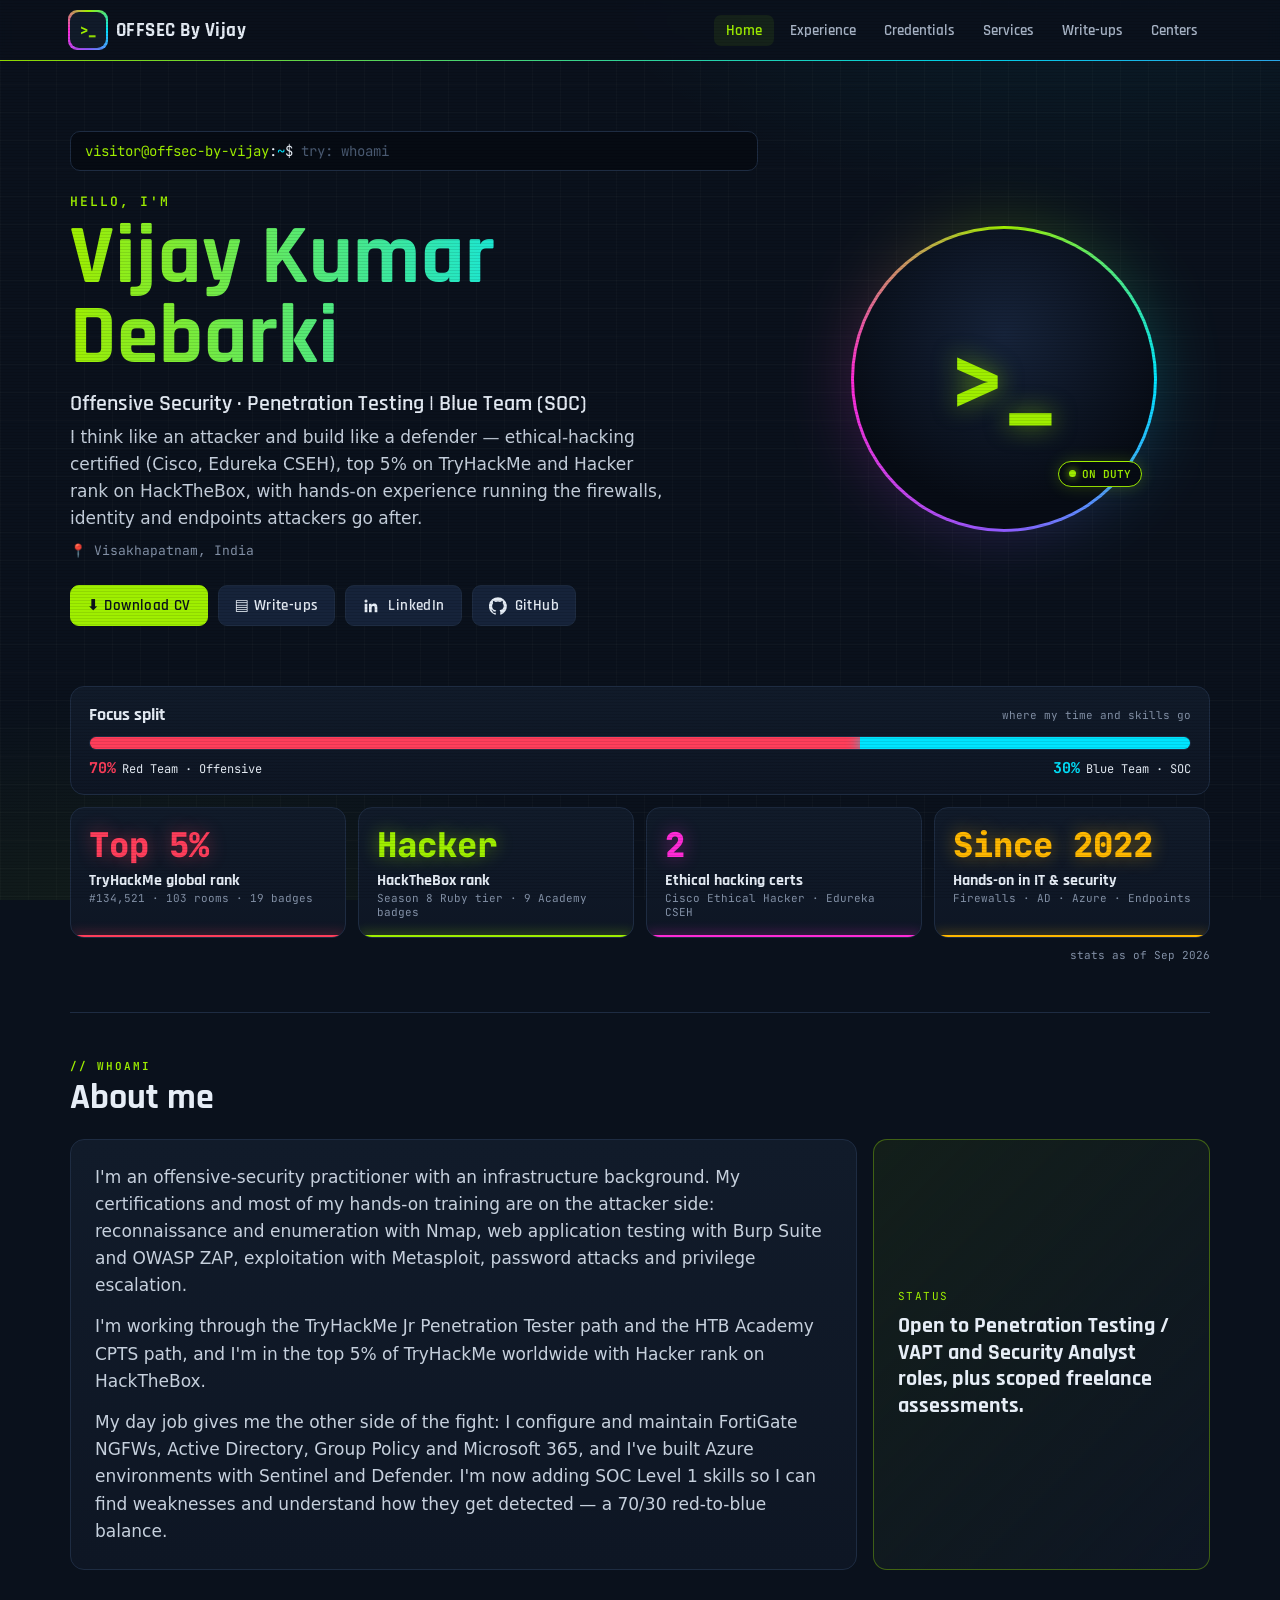
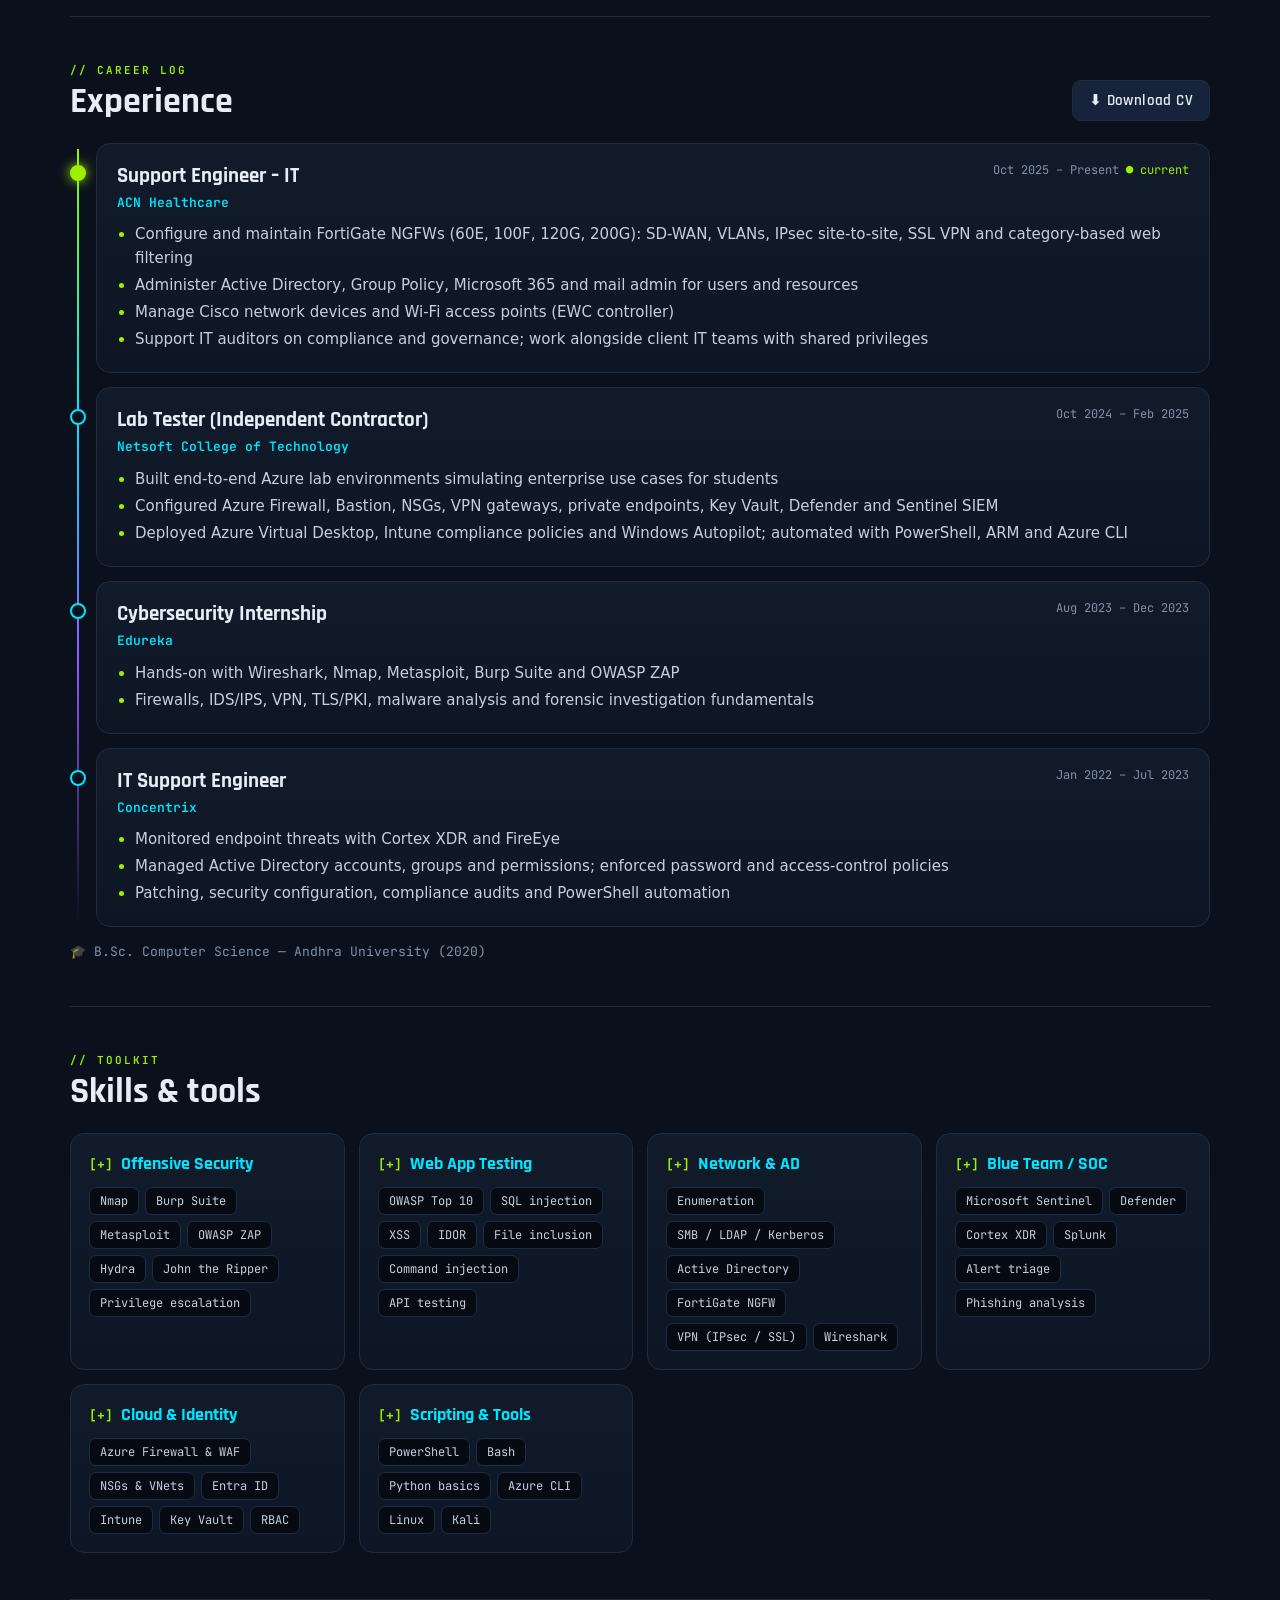
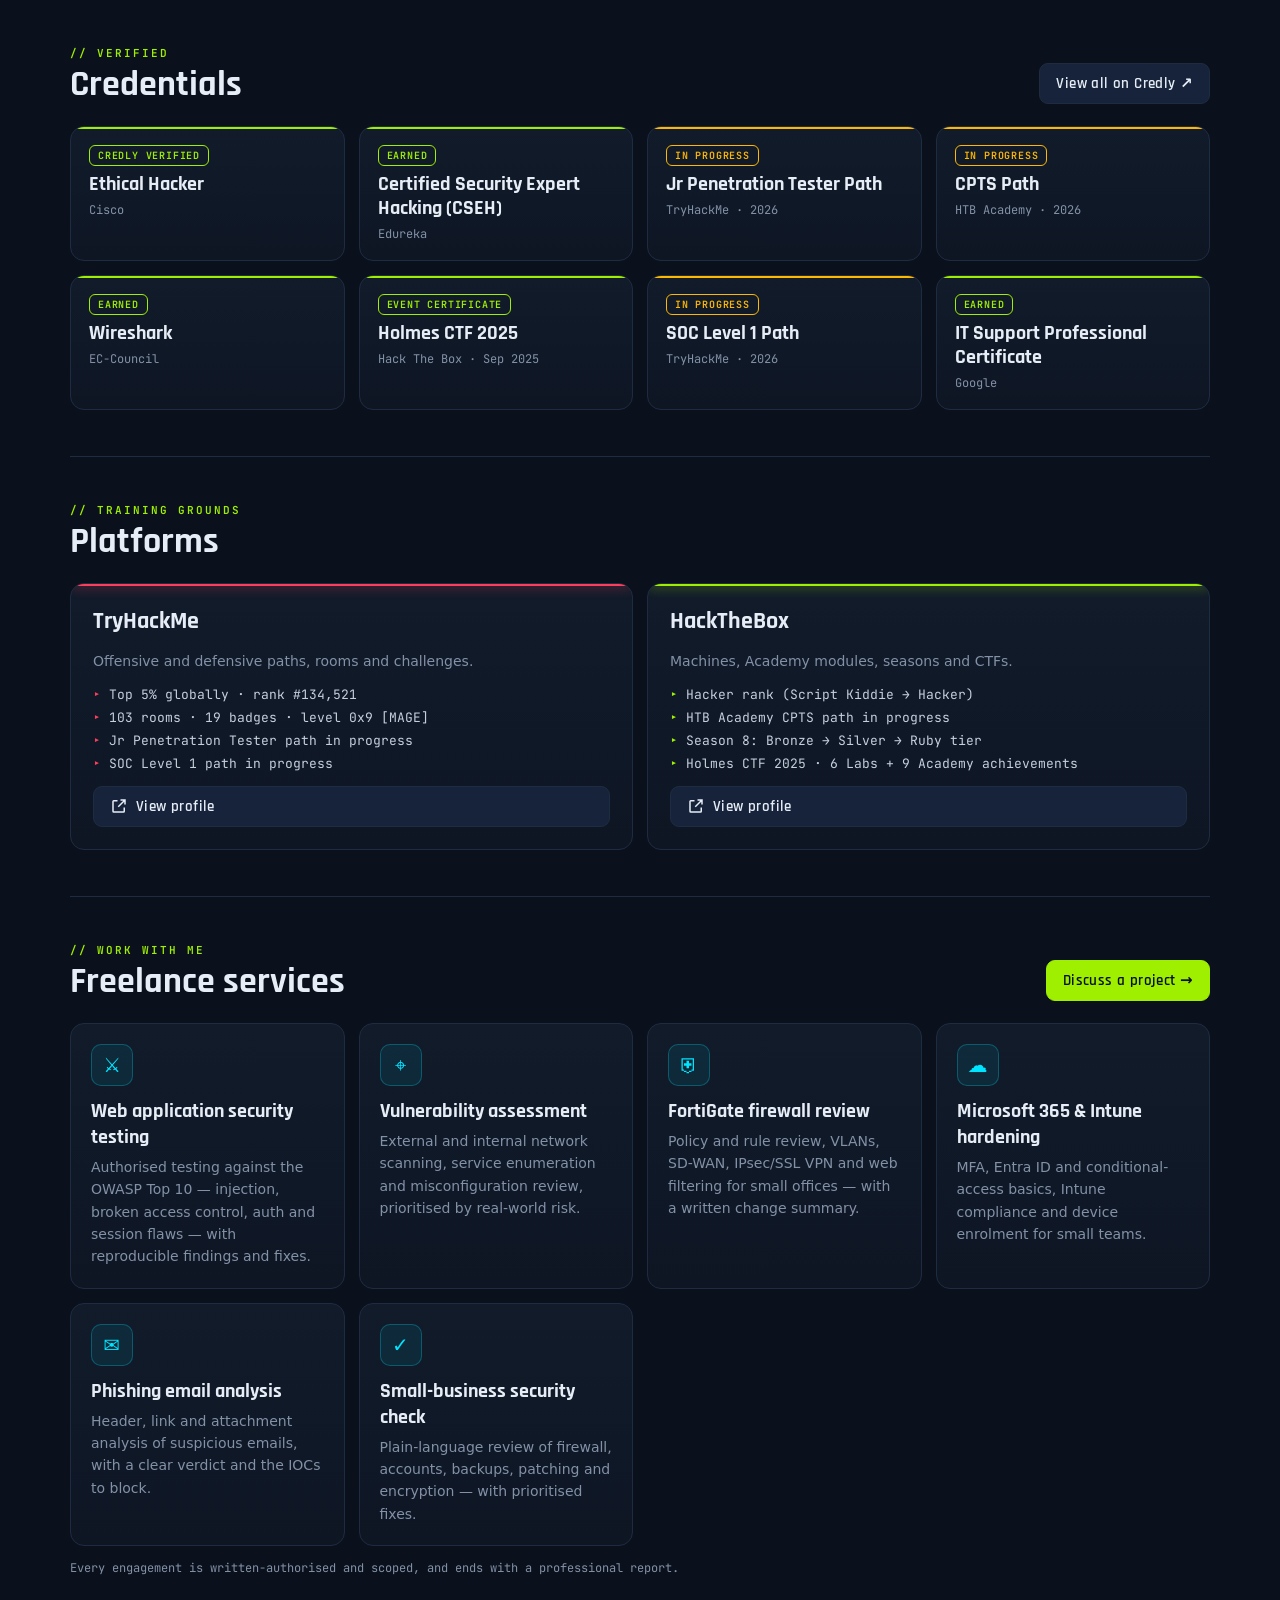
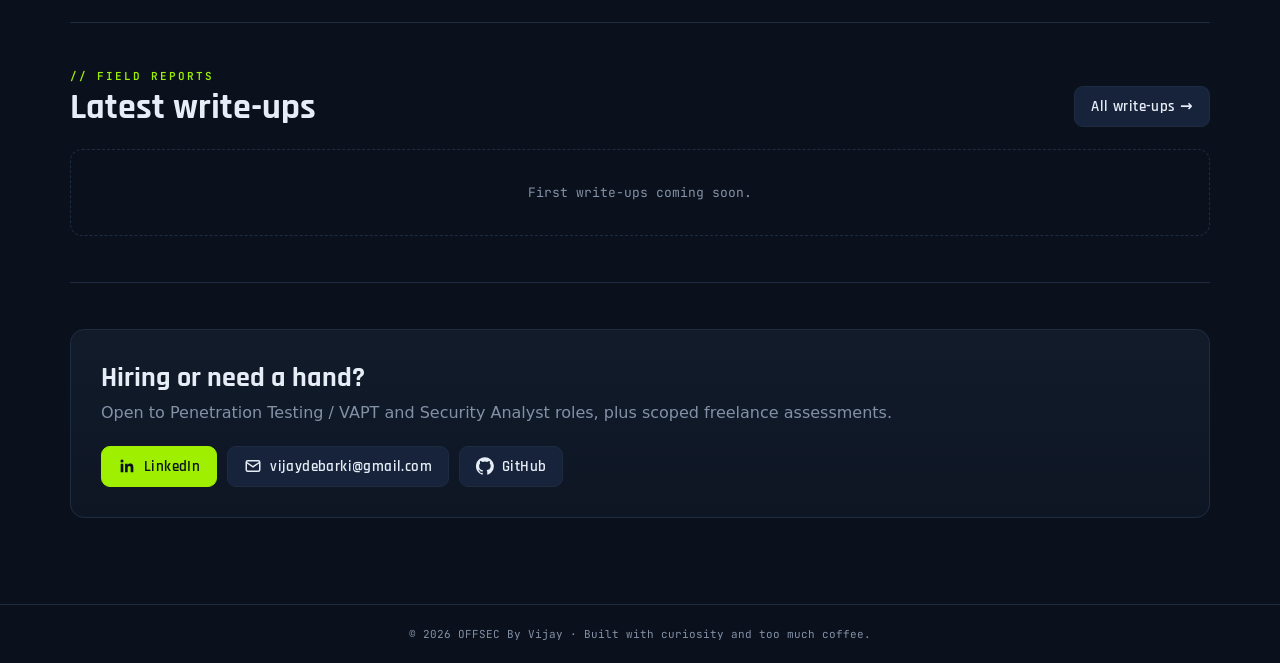
<file: index.html>
<!doctype html>
<html lang="en" data-rgb="on"><head><meta charset="utf-8">
<meta name="viewport" content="width=device-width, initial-scale=1, viewport-fit=cover">
<title>OFFSEC By Vijay</title>
<meta name="description" content="Blue team portfolio — SOC training, certifications and write-ups.">
<link rel="preconnect" href="https://fonts.googleapis.com"><link rel="preconnect" href="https://fonts.gstatic.com" crossorigin>
<link href="https://fonts.googleapis.com/css2?family=Rajdhani:wght@500;600;700&family=JetBrains+Mono:wght@400;600;800&display=swap" rel="stylesheet">
<script>
/* ============================================================
   EDIT YOUR PROFILE HERE — leave any field "" or [] to hide it
   ============================================================ */
const PROFILE = {
  siteName: "OFFSEC By Vijay",
  name: "Vijay Kumar Debarki",
  headline: "Offensive Security · Penetration Testing  |  Blue Team (SOC)",
  location: "Visakhapatnam, India",
  photo: "https://htb-sso-prod-public-storage.s3.eu-central-1.amazonaws.com/users/33696e95-ebfe-4ffd-9ece-69a385f4697c-avatar.png",
  suggest: ["whoami", "cat about.txt", "cat skills.txt", "nmap -sV target.local", "cat certs.txt", "open cv", "cd centers"],
  pitch: "I think like an attacker and build like a defender — ethical-hacking certified (Cisco, Edureka CSEH), top 5% on TryHackMe and Hacker rank on HackTheBox, with hands-on experience running the firewalls, identity and endpoints attackers go after.",
  focus: [ { label: "Red Team · Offensive", pct: 70, color: "red" }, { label: "Blue Team · SOC", pct: 30, color: "cyan" } ],
  resume: "resume.pdf",            // upload your CV to the repo root with this name ("" to hide)

  statsAsOf: "Sep 2026",
  stats: [
    { value: "Top 5%",     label: "TryHackMe global rank",     sub: "#134,521 · 103 rooms · 19 badges",      color: "red"    },
    { value: "Hacker",     label: "HackTheBox rank",           sub: "Season 8 Ruby tier · 9 Academy badges", color: "green"  },
    { value: "2",          label: "Ethical hacking certs",     sub: "Cisco Ethical Hacker · Edureka CSEH",   color: "mag"    },
    { value: "Since 2022", label: "Hands-on in IT & security", sub: "Firewalls · AD · Azure · Endpoints",     color: "amber"  }
  ],

  about: [
    "I'm an offensive-security practitioner with an infrastructure background. My certifications and most of my hands-on training are on the attacker side: reconnaissance and enumeration with Nmap, web application testing with Burp Suite and OWASP ZAP, exploitation with Metasploit, password attacks and privilege escalation.",
    "I'm working through the TryHackMe Jr Penetration Tester path and the HTB Academy CPTS path, and I'm in the top 5% of TryHackMe worldwide with Hacker rank on HackTheBox.",
    "My day job gives me the other side of the fight: I configure and maintain FortiGate NGFWs, Active Directory, Group Policy and Microsoft 365, and I've built Azure environments with Sentinel and Defender. I'm now adding SOC Level 1 skills so I can find weaknesses and understand how they get detected — a 70/30 red-to-blue balance."
  ],
  goal: "Open to Penetration Testing / VAPT and Security Analyst roles, plus scoped freelance assessments.",

  experience: [
    { role: "Support Engineer – IT", org: "ACN Healthcare", date: "Oct 2025 – Present", current: true,
      points: ["Configure and maintain FortiGate NGFWs (60E, 100F, 120G, 200G): SD-WAN, VLANs, IPsec site-to-site, SSL VPN and category-based web filtering",
               "Administer Active Directory, Group Policy, Microsoft 365 and mail admin for users and resources",
               "Manage Cisco network devices and Wi-Fi access points (EWC controller)",
               "Support IT auditors on compliance and governance; work alongside client IT teams with shared privileges"] },
    { role: "Lab Tester (Independent Contractor)", org: "Netsoft College of Technology", date: "Oct 2024 – Feb 2025",
      points: ["Built end-to-end Azure lab environments simulating enterprise use cases for students",
               "Configured Azure Firewall, Bastion, NSGs, VPN gateways, private endpoints, Key Vault, Defender and Sentinel SIEM",
               "Deployed Azure Virtual Desktop, Intune compliance policies and Windows Autopilot; automated with PowerShell, ARM and Azure CLI"] },
    { role: "Cybersecurity Internship", org: "Edureka", date: "Aug 2023 – Dec 2023",
      points: ["Hands-on with Wireshark, Nmap, Metasploit, Burp Suite and OWASP ZAP",
               "Firewalls, IDS/IPS, VPN, TLS/PKI, malware analysis and forensic investigation fundamentals"] },
    { role: "IT Support Engineer", org: "Concentrix", date: "Jan 2022 – Jul 2023",
      points: ["Monitored endpoint threats with Cortex XDR and FireEye",
               "Managed Active Directory accounts, groups and permissions; enforced password and access-control policies",
               "Patching, security configuration, compliance audits and PowerShell automation"] }
  ],
  education: "B.Sc. Computer Science — Andhra University (2020)",

  skills: {
    "Offensive Security":  ["Nmap", "Burp Suite", "Metasploit", "OWASP ZAP", "Hydra", "John the Ripper", "Privilege escalation"],
    "Web App Testing":     ["OWASP Top 10", "SQL injection", "XSS", "IDOR", "File inclusion", "Command injection", "API testing"],
    "Network & AD":        ["Enumeration", "SMB / LDAP / Kerberos", "Active Directory", "FortiGate NGFW", "VPN (IPsec / SSL)", "Wireshark"],
    "Blue Team / SOC":     ["Microsoft Sentinel", "Defender", "Cortex XDR", "Splunk", "Alert triage", "Phishing analysis"],
    "Cloud & Identity":    ["Azure Firewall & WAF", "NSGs & VNets", "Entra ID", "Intune", "Key Vault", "RBAC"],
    "Scripting & Tools":   ["PowerShell", "Bash", "Python basics", "Azure CLI", "Linux", "Kali"]
  },

  services: [
    { icon: "⚔", title: "Web application security testing", text: "Authorised testing against the OWASP Top 10 — injection, broken access control, auth and session flaws — with reproducible findings and fixes." },
    { icon: "⌖", title: "Vulnerability assessment", text: "External and internal network scanning, service enumeration and misconfiguration review, prioritised by real-world risk." },
    { icon: "⛨", title: "FortiGate firewall review", text: "Policy and rule review, VLANs, SD-WAN, IPsec/SSL VPN and web filtering for small offices — with a written change summary." },
    { icon: "☁", title: "Microsoft 365 & Intune hardening", text: "MFA, Entra ID and conditional-access basics, Intune compliance and device enrolment for small teams." },
    { icon: "✉", title: "Phishing email analysis", text: "Header, link and attachment analysis of suspicious emails, with a clear verdict and the IOCs to block." },
    { icon: "✓", title: "Small-business security check", text: "Plain-language review of firewall, accounts, backups, patching and encryption — with prioritised fixes." }
  ],
  servicesNote: "Every engagement is written-authorised and scoped, and ends with a professional report.",

  credlyProfile: "https://www.credly.com/users/vijay-debarki/badges",
  credlyBadgeIds: [],              // paste badge IDs here, e.g. ["1a2b3c4d-...."]
  certifications: [
    { name: "Ethical Hacker", issuer: "Cisco", date: "", url: "https://www.credly.com/users/vijay-debarki/badges", status: "Credly verified" },
    { name: "Certified Security Expert Hacking (CSEH)", issuer: "Edureka", date: "", url: "", status: "Earned" },
    { name: "Jr Penetration Tester Path", issuer: "TryHackMe", date: "2026", url: "https://tryhackme.com/path/outline/jrpenetrationtester", status: "In progress" },
    { name: "CPTS Path", issuer: "HTB Academy", date: "2026", url: "https://academy.hackthebox.com/path/preview/penetration-tester", status: "In progress" },
    { name: "Wireshark", issuer: "EC-Council", date: "", url: "", status: "Earned" },
    { name: "Holmes CTF 2025", issuer: "Hack The Box", date: "Sep 2025", url: "https://profile.hackthebox.com/profile/019d6da5-1517-73c7-aa06-116ea1518bbd", status: "Event certificate" },
    { name: "SOC Level 1 Path", issuer: "TryHackMe", date: "2026", url: "https://tryhackme.com/path/outline/soclevel1", status: "In progress" },
    { name: "IT Support Professional Certificate", issuer: "Google", date: "", url: "", status: "Earned" }
  ],

  tryhackme:  { url: "https://tryhackme.com/p/vijaydebarki", username: "vijaydebarki",
                highlights: ["Top 5% globally · rank #134,521", "103 rooms · 19 badges · level 0x9 [MAGE]", "Jr Penetration Tester path in progress", "SOC Level 1 path in progress"] },
  hackthebox: { url: "https://profile.hackthebox.com/profile/019d6da5-1517-73c7-aa06-116ea1518bbd",
                highlights: ["Hacker rank (Script Kiddie → Hacker)", "HTB Academy CPTS path in progress", "Season 8: Bronze → Silver → Ruby tier", "Holmes CTF 2025 · 6 Labs + 9 Academy achievements"] },

  links: {
    linkedin: "https://www.linkedin.com/in/vijay-debarki-131a8014a/",
    github: "https://github.com/vijaydebarki",
    email: "vijaydebarki@gmail.com"
  }
};

</script>
<style>
@property --a{syntax:'<angle>';inherits:false;initial-value:0deg}
:root{--bg:#0a111c;--panel:#111b2a;--panel2:#16233a;--line:#1e2c42;--row:#18253a;--txt:#e6edf6;--muted:#8391a7;--green:#9fef00;--cyan:#00e5ff;--mag:#ff2bd6;--red:#ff3e5b;--amber:#ffb800;--violet:#8f5bff;
--rgb:linear-gradient(90deg,var(--green),var(--cyan),var(--violet),var(--mag),var(--green));
--mono:"JetBrains Mono",ui-monospace,Consolas,monospace;--disp:"Rajdhani","Segoe UI",system-ui,sans-serif;--sans:system-ui,-apple-system,"Segoe UI",Roboto,Arial,sans-serif;color-scheme:dark}
:root{box-sizing:border-box;padding-top:env(safe-area-inset-top,0px);padding-bottom:env(safe-area-inset-bottom,0px)}
*,*::before,*::after{box-sizing:border-box}
html{background:var(--bg);scroll-behavior:smooth;scroll-padding-top:calc(76px + env(safe-area-inset-top,0px))}
body{margin:0;min-height:100%;color:var(--txt);font:16px/1.6 var(--sans);background:
 radial-gradient(900px 500px at 85% -10%,#00e5ff14,transparent 60%),radial-gradient(800px 500px at 10% 110%,#9fef0012,transparent 60%),
 linear-gradient(#ffffff05 1px,transparent 1px) 0 0/28px 28px,linear-gradient(90deg,#ffffff05 1px,transparent 1px) 0 0/28px 28px,var(--bg);background-attachment:fixed}
html[data-rgb="on"] body::after{content:"";position:fixed;inset:0;pointer-events:none;z-index:50;background:repeating-linear-gradient(0deg,#0000 0 2px,#00000018 2px 3px)}
:focus-visible{outline:2px solid var(--green);outline-offset:2px}
::selection{background:var(--green);color:#000}
a{color:var(--cyan)}
[hidden]{display:none!important}

.bar{position:sticky;top:env(safe-area-inset-top,0px);z-index:20;background:#0a111ce6;backdrop-filter:blur(8px);border-bottom:1px solid var(--line)}
html[data-rgb="on"] .bar::after{content:"";position:absolute;left:0;right:0;bottom:-1px;height:1px;background:var(--rgb);background-size:300% 100%;animation:flow 8s linear infinite}
.barin{max-width:1180px;margin:0 auto;padding:12px 20px;display:flex;align-items:center;gap:18px}
.brand{display:flex;gap:10px;align-items:center;text-decoration:none;color:var(--txt);margin-right:auto}
.logo{position:relative;width:36px;height:36px;display:grid;place-items:center;border-radius:9px;color:var(--green);font:800 14px var(--mono);isolation:isolate;flex-shrink:0}
.logo::before,.ring::before{content:"";position:absolute;inset:-2px;border-radius:inherit;background:conic-gradient(from var(--a),var(--green),var(--cyan),var(--violet),var(--mag),var(--green));z-index:-2;animation:spin 4s linear infinite}
.logo::after{content:"";position:absolute;inset:0;border-radius:9px;background:var(--panel);z-index:-1}
.brand b{font:700 19px var(--disp);letter-spacing:.4px}
.links{display:flex;gap:4px}
.links a{color:#a9b5c7;text-decoration:none;font:600 15px var(--disp);padding:6px 12px;border-radius:7px}
.links a:hover{color:#fff;background:var(--panel)}
.links a.on{color:var(--green);background:#9fef0014}
.wrap{max-width:1180px;margin:0 auto;padding:0 20px}

.btn{border:1px solid var(--line);background:var(--panel2);color:var(--txt);padding:10px 16px;border-radius:9px;display:inline-flex;align-items:center;gap:8px;font:600 15px var(--disp);letter-spacing:.4px;text-decoration:none;transition:border-color .15s,box-shadow .15s,transform .15s}
.btn:hover{border-color:var(--green);box-shadow:0 0 14px #9fef0026;transform:translateY(-1px)}
.btn.lime{background:var(--green);border-color:var(--green);color:#0a111c}
.btn svg{width:18px;height:18px;flex-shrink:0}

/* hero */
.hero{display:grid;grid-template-columns:1.25fr .75fr;gap:40px;align-items:center;padding:70px 0 60px}
.term{font:14px var(--mono);background:#060b13;border:1px solid var(--line);border-radius:10px;padding:10px 14px;margin-bottom:22px;display:inline-block;max-width:100%;overflow:hidden;white-space:nowrap}
.term .p{color:var(--green)}.term .h{color:var(--cyan)}
.cursor{display:inline-block;width:8px;height:16px;background:var(--green);vertical-align:-2px;margin-left:2px;animation:blink 1s steps(1) infinite}
.hi{font:600 13px var(--mono);color:var(--green);letter-spacing:2px}
.name{font:700 clamp(46px,7vw,84px)/.95 var(--disp);margin:8px 0 12px;letter-spacing:.5px}
html[data-rgb="on"] .name{background:var(--rgb);background-size:300% 100%;-webkit-background-clip:text;background-clip:text;color:transparent;animation:flow 10s linear infinite}
.headline{font:600 22px var(--disp);color:var(--txt);margin:0 0 6px}
.loc{font:13px var(--mono);color:var(--muted);margin:0 0 26px}
.ctas{display:flex;gap:10px;flex-wrap:wrap}
.avatarwrap{display:grid;place-items:center}
.ring{position:relative;width:min(300px,70vw);aspect-ratio:1;border-radius:50%;isolation:isolate;display:grid;place-items:center}
.ring::before{inset:-3px}
html[data-rgb="on"] .ring::after{content:"";position:absolute;inset:12px;border-radius:50%;background:conic-gradient(from var(--a),var(--green),var(--cyan),var(--violet),var(--mag),var(--green));filter:blur(40px);opacity:.35;z-index:-3;animation:spin 4s linear infinite}
.ring .face{width:100%;height:100%;border-radius:50%;background:radial-gradient(circle at 50% 35%,#16233a,#070c15 70%);display:grid;place-items:center;overflow:hidden}
.ring img{width:100%;height:100%;object-fit:cover}
.ring .glyph{font:800 88px var(--mono);color:var(--green);text-shadow:0 0 24px #9fef0080}
.status{position:absolute;bottom:14%;right:4%;background:#060b13;border:1px solid var(--green);color:var(--green);font:600 11px var(--mono);padding:5px 10px;border-radius:99px;display:flex;gap:6px;align-items:center;box-shadow:0 0 16px #9fef0033}
.status i{width:7px;height:7px;border-radius:50%;background:var(--green);box-shadow:0 0 8px var(--green);animation:pulse 2s ease-in-out infinite}

/* sections */
section.s{padding:46px 0;border-top:1px solid var(--line)}
.sh{display:flex;justify-content:space-between;align-items:end;gap:12px;margin-bottom:22px;flex-wrap:wrap}
.ey{font:600 11px var(--mono);color:var(--green);letter-spacing:2px}.ey::before{content:"// "}
.sh h2{font:700 36px/1.05 var(--disp);margin:6px 0 0}
.card{background:linear-gradient(180deg,var(--panel),#0e1624);border:1px solid var(--line);border-radius:14px}
.about{display:grid;grid-template-columns:1.4fr .6fr;gap:16px}
.about .txt{padding:24px;font-size:17px}
.about .txt p{margin:0 0 14px;color:#c6d0dd}.about .txt p:last-child{margin:0}
.goal{padding:24px;display:flex;flex-direction:column;justify-content:center;gap:10px;border-color:#9fef0055;background:linear-gradient(135deg,#9fef0010,#0e1624)}
.goal b{font:700 22px/1.2 var(--disp)}
.goal span{font:11px var(--mono);color:var(--green);letter-spacing:1.5px}
.skills{display:grid;grid-template-columns:repeat(auto-fit,minmax(240px,1fr));gap:14px}
.skill{padding:18px}
.skill h3{margin:0 0 12px;font:700 18px var(--disp);color:var(--cyan)}
.skill h3::before{content:"[+] ";color:var(--green);font:600 13px var(--mono)}
.chips{display:flex;gap:6px;flex-wrap:wrap}
.chip{font:12px var(--mono);padding:5px 10px;border:1px solid var(--line);border-radius:7px;background:#060b13;color:#c6d0dd}
.certs{display:grid;grid-template-columns:repeat(auto-fill,minmax(260px,1fr));gap:14px}
.cert{padding:18px;display:flex;flex-direction:column;gap:6px;text-decoration:none;color:var(--txt);position:relative;overflow:hidden}
.cert::before{content:"";position:absolute;left:0;top:0;right:0;height:2px;background:var(--c,var(--green))}
.cert b{font:700 20px/1.2 var(--disp)}
.cert small{font:12px var(--mono);color:var(--muted)}
.badge{align-self:flex-start;font:600 10px var(--mono);letter-spacing:.8px;padding:3px 8px;border-radius:6px;border:1px solid currentColor}
.credly{display:flex;flex-wrap:wrap;gap:14px;margin-top:14px}
.credly .cb{background:#fff;border-radius:12px;padding:6px;border:1px solid var(--line)}
.plats{display:grid;grid-template-columns:repeat(auto-fit,minmax(300px,1fr));gap:14px}
.plat{padding:22px;display:flex;flex-direction:column;gap:14px;position:relative;overflow:hidden}
.plat::before{content:"";position:absolute;left:0;top:0;right:0;height:2px;background:var(--c);box-shadow:0 0 12px var(--c)}
.plat h3{margin:0;font:700 24px var(--disp)}
.plat p{margin:0;color:var(--muted);font-size:14px}
.plat img{max-width:100%;border-radius:8px}
.posts{display:grid;grid-template-columns:repeat(auto-fill,minmax(300px,1fr));gap:14px}
.post{padding:18px;display:flex;flex-direction:column;gap:8px;text-decoration:none;color:var(--txt);position:relative;overflow:hidden;transition:border-color .15s,transform .15s}
.post::before{content:"";position:absolute;left:0;top:0;right:0;height:2px;background:var(--c,var(--green))}
.post:hover{border-color:var(--c,var(--green));transform:translateY(-2px)}
.post h3{margin:0;font:700 21px/1.15 var(--disp)}
.post p{margin:0;color:var(--muted);font-size:14px;display:-webkit-box;-webkit-line-clamp:2;-webkit-box-orient:vertical;overflow:hidden}
.meta{font:11px var(--mono);color:var(--muted);display:flex;gap:8px;align-items:center}
.empty{grid-column:1/-1;text-align:center;color:var(--muted);padding:34px;border:1px dashed var(--line);border-radius:12px;font:13px var(--mono)}
.contact{padding:30px;display:flex;justify-content:space-between;align-items:center;gap:20px;flex-wrap:wrap}
.contact h3{margin:0;font:700 28px var(--disp)}
.contact p{margin:4px 0 0;color:var(--muted)}
.foot{border-top:1px solid var(--line);margin-top:40px;padding:22px 20px;text-align:center;font:11px var(--mono);color:var(--muted)}

.pitch{font-size:17px;color:#c6d0dd;max-width:600px;margin:0 0 10px}
.proof{padding:0 0 50px}
.stats{display:grid;grid-template-columns:repeat(4,1fr);gap:12px}
.stat{padding:18px;position:relative;overflow:hidden}
.stat::after{content:"";position:absolute;left:0;right:0;bottom:0;height:2px;background:var(--c);box-shadow:0 0 12px var(--c)}
.stat .v{font:800 34px/1.1 var(--mono);color:var(--c);text-shadow:0 0 18px color-mix(in srgb,var(--c) 45%,transparent)}
.stat .l{font:700 16px var(--disp);margin-top:6px}
.stat .u{font:11px var(--mono);color:var(--muted)}
.asof{font:11px var(--mono);color:var(--muted);margin-top:10px;text-align:right}
.hl{list-style:none;margin:0;padding:0;display:grid;gap:6px}
.hl li{font:13px var(--mono);color:#c6d0dd}.hl li::before{content:"▸ ";color:var(--c)}
.svcs{display:grid;grid-template-columns:repeat(auto-fit,minmax(250px,1fr));gap:14px}
.svc{padding:20px;transition:border-color .15s}
.svc:hover{border-color:var(--cyan)}
.svc .ic{width:42px;height:42px;border-radius:10px;display:grid;place-items:center;background:#00e5ff14;border:1px solid #00e5ff44;color:var(--cyan);font-size:20px;margin-bottom:12px}
.svc h3{margin:0 0 6px;font:700 20px var(--disp)}
.svc p{margin:0;color:var(--muted);font-size:14px}
.svnote{font:12px var(--mono);color:var(--muted);margin:14px 0 0}
@media(max-width:900px){.stats{grid-template-columns:1fr 1fr}}
@media(max-width:420px){.stat .v{font-size:26px}}
.tl{position:relative;display:grid;gap:14px;padding-left:26px}
.tl::before{content:"";position:absolute;left:7px;top:6px;bottom:6px;width:2px;background:linear-gradient(var(--green),var(--cyan),var(--violet),transparent)}
.tli{position:relative}
.tld{position:absolute;left:-26px;top:22px;width:16px;height:16px;border-radius:50%;background:var(--bg);border:2px solid var(--cyan)}
.tli.now .tld{border-color:var(--green);box-shadow:0 0 12px var(--green);background:var(--green)}
.tlc{padding:18px 20px}
.tlh{display:flex;justify-content:space-between;gap:10px;flex-wrap:wrap;margin-bottom:8px}
.tlh b{font:700 21px var(--disp);display:block}
.org{font:600 13px var(--mono);color:var(--cyan)}
.tldate{font:12px var(--mono);color:var(--muted);white-space:nowrap}
.tldate em{font-style:normal;color:var(--green)}
.tlc ul{margin:0;padding-left:18px;color:#c6d0dd;font-size:15px}
.tlc li{margin:3px 0}.tlc li::marker{color:var(--green)}
.edu{font:13px var(--mono);color:var(--muted);margin:16px 0 0}
.focus{padding:16px 18px;margin-bottom:12px}
.focus .fh{display:flex;justify-content:space-between;align-items:center;gap:10px;flex-wrap:wrap;margin-bottom:10px}
.focus .fh b{font:700 18px var(--disp)}
.focus .fh span{font:11px var(--mono);color:var(--muted)}
.fbar{display:flex;height:14px;border-radius:99px;overflow:hidden;border:1px solid var(--line);background:#060b13}
.fbar i{display:block;height:100%;background:var(--c);box-shadow:0 0 14px var(--c)}
.flegend{display:flex;justify-content:space-between;gap:10px;margin-top:8px;font:12px var(--mono)}
.flegend span b{color:var(--c);font-size:15px;margin-right:6px}
.term.xsh{display:block;min-width:min(520px,100%)}
@keyframes spin{to{--a:360deg}}
@keyframes flow{to{background-position:300% 0}}
@keyframes blink{50%{opacity:0}}
@keyframes pulse{50%{opacity:.35}}
@media (prefers-reduced-motion:reduce){*,*::before,*::after{animation:none!important;transition:none!important}html{scroll-behavior:auto}}
@media(max-width:860px){.hero{grid-template-columns:1fr;padding:40px 0;gap:30px}.avatarwrap{order:-1}.ring{width:200px}.ring .glyph{font-size:60px}.about{grid-template-columns:1fr}}
@media(max-width:640px){.barin{flex-wrap:wrap;gap:8px;padding:10px 14px}.links{width:100%;overflow-x:auto}.wrap{padding:0 14px}.sh h2{font-size:30px}}
</style></head>
<body>
<header class="bar"><div class="barin">
 <a class="brand" href="./"><span class="logo">&gt;_</span><b class="siteName"></b></a>
 <nav class="links"><a href="./" class="on">Home</a><a href="#experience">Experience</a><a href="#proof" hidden>Proof</a><a href="#certs" id="navCerts">Credentials</a><a href="#services" id="navSvc">Services</a><a href="writeups/">Write-ups</a><a href="centers/">Centers</a></nav>
</div></header>

<main class="wrap">
 <section class="hero">
  <div>
   <div class="term" id="heroTerm"></div>
   <div class="hi">HELLO, I'M</div>
   <h1 class="name" id="pName"></h1>
   <p class="headline" id="pHead"></p>
   <p class="pitch" id="pPitch"></p>
   <p class="loc" id="pLoc"></p>
   <div class="ctas" id="ctas"></div>
  </div>
  <div class="avatarwrap"><div class="ring"><div class="face" id="face"></div><div class="status"><i></i>ON DUTY</div></div></div>
 </section>

 <section class="proof" id="proof"><div class="focus card" id="pFocus"></div><div class="stats" id="pStats"></div><div class="asof" id="pAsof"></div></section>

 <section class="s" id="about"><div class="sh"><div><div class="ey">WHOAMI</div><h2>About me</h2></div></div>
  <div class="about"><div class="card txt" id="pAbout"></div><div class="card goal" id="pGoal"><span>STATUS</span><b></b></div></div>
 </section>

 <section class="s" id="experience"><div class="sh"><div><div class="ey">CAREER LOG</div><h2>Experience</h2></div><a class="btn" id="cvBtn2" download>⬇ Download CV</a></div>
  <div class="tl" id="pExp"></div><p class="edu" id="pEdu"></p></section>

 <section class="s" id="skills"><div class="sh"><div><div class="ey">TOOLKIT</div><h2>Skills &amp; tools</h2></div></div><div class="skills" id="pSkills"></div></section>

 <section class="s" id="certs"><div class="sh"><div><div class="ey">VERIFIED</div><h2>Credentials</h2></div><a class="btn" id="credlyBtn" target="_blank" rel="noopener">View all on Credly ↗</a></div>
  <div class="certs" id="pCerts"></div><div class="credly" id="pCredly"></div>
 </section>

 <section class="s" id="platforms"><div class="sh"><div><div class="ey">TRAINING GROUNDS</div><h2>Platforms</h2></div></div><div class="plats" id="pPlats"></div></section>

 <section class="s" id="services"><div class="sh"><div><div class="ey">WORK WITH ME</div><h2>Freelance services</h2></div><a class="btn lime" href="#contact">Discuss a project →</a></div>
  <div class="svcs" id="pSvcs"></div><p class="svnote" id="pSvNote"></p></section>

 <section class="s" id="writeups"><div class="sh"><div><div class="ey">FIELD REPORTS</div><h2>Latest write-ups</h2></div><a class="btn" href="writeups/">All write-ups →</a></div><div class="posts" id="pPosts"><div class="empty">Loading…</div></div></section>

 <section class="s" id="contact"><div class="card contact"><div><h3>Hiring or need a hand?</h3><p id="pGoal2"></p></div><div class="ctas" id="contacts"></div></div></section>
</main>
<footer class="foot">© <span id="yr"></span> <span class="siteName"></span> · Built with curiosity and too much coffee.</footer>

<script src="assets/term.js"></script>
<script>
const P=PROFILE,$=id=>document.getElementById(id);
const esc=s=>String(s??'').replace(/[&<>"']/g,c=>({'&':'&amp;','<':'&lt;','>':'&gt;','"':'&quot;',"'":'&#39;'}[c]));
const safe=u=>{try{const x=new URL(u,location.href);return /^(https?|mailto):$/.test(x.protocol)?x.href:''}catch(e){return ''}};
const I={
 li:'<svg viewBox="0 0 24 24" fill="currentColor"><path d="M20.45 20.45h-3.56v-5.57c0-1.33-.02-3.04-1.85-3.04-1.85 0-2.14 1.45-2.14 2.94v5.67H9.35V9h3.41v1.56h.05c.48-.9 1.64-1.85 3.37-1.85 3.6 0 4.27 2.37 4.27 5.46v6.28zM5.34 7.43a2.06 2.06 0 1 1 0-4.13 2.06 2.06 0 0 1 0 4.13zM7.12 20.45H3.56V9h3.56v11.45z"/></svg>',
 gh:'<svg viewBox="0 0 24 24" fill="currentColor"><path d="M12 .3a12 12 0 0 0-3.8 23.4c.6.1.8-.3.8-.6v-2c-3.3.7-4-1.6-4-1.6-.6-1.4-1.4-1.8-1.4-1.8-1-.7.1-.7.1-.7 1.2.1 1.8 1.2 1.8 1.2 1 1.8 2.8 1.3 3.5 1 0-.8.4-1.3.7-1.6-2.7-.3-5.5-1.3-5.5-6 0-1.2.5-2.3 1.3-3.1-.2-.4-.6-1.6 0-3.2 0 0 1-.3 3.4 1.2a11.5 11.5 0 0 1 6 0c2.3-1.5 3.3-1.2 3.3-1.2.6 1.6.2 2.8.1 3.2.8.8 1.3 1.9 1.3 3.1 0 4.6-2.8 5.6-5.5 5.9.5.4.9 1.1.9 2.2v3.3c0 .3.1.7.8.6A12 12 0 0 0 12 .3"/></svg>',
 mail:'<svg viewBox="0 0 24 24" fill="none" stroke="currentColor" stroke-width="2"><rect x="3" y="5" width="18" height="14" rx="2"/><path d="m3 7 9 6 9-6"/></svg>',
 ext:'<svg viewBox="0 0 24 24" fill="none" stroke="currentColor" stroke-width="2"><path d="M14 4h6v6M20 4l-9 9M19 14v5a1 1 0 0 1-1 1H5a1 1 0 0 1-1-1V6a1 1 0 0 1 1-1h5"/></svg>'
};
document.querySelectorAll('.siteName').forEach(e=>e.textContent=P.siteName);document.title=P.siteName;
$('yr').textContent=new Date().getFullYear();
$('pName').textContent=P.name;$('pHead').textContent=P.headline;
$('pLoc').textContent=P.location?'📍 '+P.location:'';$('pLoc').hidden=!P.location;
$('face').innerHTML=P.photo?'<img src="'+esc(P.photo)+'" alt="'+esc(P.name)+'" onerror="this.parentNode.innerHTML=\'<span class=glyph>&gt;_</span>\'">':'<span class="glyph">&gt;_</span>';

// CTAs
const L=P.links||{};
$('ctas').innerHTML=(P.resume?'<a class="btn lime" href="'+esc(P.resume)+'" download>⬇ Download CV</a>':'')+(L.linkedin?'':'')+'<a class="btn" href="writeups/">▤ Write-ups</a>'+
 (L.linkedin?'<a class="btn" href="'+esc(safe(L.linkedin))+'" target="_blank" rel="noopener">'+I.li+'LinkedIn</a>':'')+
 (L.github?'<a class="btn" href="'+esc(safe(L.github))+'" target="_blank" rel="noopener">'+I.gh+'GitHub</a>':'');

$('pPitch').textContent=P.pitch||'';$('pPitch').hidden=!P.pitch;
// proof stats
const CM={red:'var(--red)',cyan:'var(--cyan)',green:'var(--green)',violet:'var(--violet)',mag:'var(--mag)',amber:'var(--amber)'};
const FF=P.focus||[];$('pFocus').innerHTML=FF.length?'<div class="fh"><b>Focus split</b><span>where my time and skills go</span></div><div class="fbar">'+FF.map(f=>'<i style="--c:'+(CM[f.color]||'var(--green)')+';width:'+f.pct+'%"></i>').join('')+'</div><div class="flegend">'+FF.map(f=>'<span style="--c:'+(CM[f.color]||'var(--green)')+'"><b>'+f.pct+'%</b>'+esc(f.label)+'</span>').join('')+'</div>':'';$('pFocus').hidden=!FF.length;
$('pStats').innerHTML=(P.stats||[]).map(s=>'<div class="card stat" style="--c:'+(CM[s.color]||'var(--green)')+'"><div class="v">'+esc(s.value)+'</div><div class="l">'+esc(s.label)+'</div><div class="u">'+esc(s.sub||'')+'</div></div>').join('');
$('pAsof').textContent=P.statsAsOf?'stats as of '+P.statsAsOf:'';$('proof').hidden=!(P.stats||[]).length;
// services
$('pSvcs').innerHTML=(P.services||[]).map(s=>'<div class="card svc"><div class="ic">'+esc(s.icon||'◆')+'</div><h3>'+esc(s.title)+'</h3><p>'+esc(s.text)+'</p></div>').join('');
$('pSvNote').textContent=P.servicesNote||'';$('services').hidden=$('navSvc').hidden=!(P.services||[]).length;
// experience
$('pExp').innerHTML=(P.experience||[]).map(x=>'<div class="tli'+(x.current?' now':'')+'"><div class="tld"></div><div class="card tlc"><div class="tlh"><div><b>'+esc(x.role)+'</b><span class="org">'+esc(x.org)+'</span></div><span class="tldate">'+esc(x.date)+(x.current?' <em>● current</em>':'')+'</span></div><ul>'+(x.points||[]).map(t=>'<li>'+esc(t)+'</li>').join('')+'</ul></div></div>').join('');
$('pEdu').textContent=P.education?'🎓 '+P.education:'';$('experience').hidden=!(P.experience||[]).length;
if(P.resume)$('cvBtn2').href=P.resume;else $('cvBtn2').hidden=true;
// about
$('pAbout').innerHTML=(P.about||[]).map(p=>'<p>'+esc(p)+'</p>').join('');$('about').hidden=!(P.about||[]).length;
$('pGoal').querySelector('b').textContent=P.goal||'';$('pGoal').hidden=!P.goal;
$('pGoal2').textContent=P.goal||'Reach out on any of these channels.';

// skills
const SK=Object.entries(P.skills||{}).filter(([k,v])=>v&&v.length);
$('pSkills').innerHTML=SK.map(([k,v])=>'<div class="card skill"><h3>'+esc(k)+'</h3><div class="chips">'+v.map(t=>'<span class="chip">'+esc(t)+'</span>').join('')+'</div></div>').join('');
$('skills').hidden=!SK.length;

// certifications + Credly
const C=P.certifications||[],CB=(P.credlyBadgeIds||[]).filter(Boolean);
const scol=s=>/progress/i.test(s||'')?'var(--amber)':/plan/i.test(s||'')?'var(--violet)':'var(--green)';
$('pCerts').innerHTML=C.map(c=>{const u=safe(c.url||'');const inner='<span class="badge" style="color:'+scol(c.status)+'">'+esc((c.status||'Earned').toUpperCase())+'</span><b>'+esc(c.name)+'</b><small>'+esc([c.issuer,c.date].filter(Boolean).join(' · '))+'</small>';
 return u?'<a class="card cert" style="--c:'+scol(c.status)+'" href="'+esc(u)+'" target="_blank" rel="noopener">'+inner+'</a>':'<div class="card cert" style="--c:'+scol(c.status)+'">'+inner+'</div>'}).join('');
$('pCerts').hidden=!C.length;
if(CB.length){$('pCredly').innerHTML=CB.map(id=>'<div class="cb" data-iframe-width="150" data-iframe-height="270" data-share-badge-id="'+esc(id)+'" data-share-badge-host="https://www.credly.com"></div>').join('');
 const s=document.createElement('script');s.async=true;s.src='https://cdn.credly.com/assets/utilities/embed.js';document.body.appendChild(s)}
$('pCredly').hidden=!CB.length;
const cp=safe(P.credlyProfile||'');if(cp)$('credlyBtn').href=cp;else $('credlyBtn').hidden=true;
const hasCerts=C.length||CB.length||cp;$('certs').hidden=!hasCerts;$('navCerts').hidden=!hasCerts;

// platforms
const T=P.tryhackme||{},H=P.hackthebox||{};const plats=[];
if(T.url||T.username){const u=safe(T.url||('https://tryhackme.com/p/'+T.username));
 plats.push('<div class="card plat" style="--c:var(--red)"><h3>TryHackMe</h3><p>Offensive and defensive paths, rooms and challenges.</p>'+((T.highlights||[]).length?'<ul class="hl">'+T.highlights.map(x=>'<li>'+esc(x)+'</li>').join('')+'</ul>':'')+
 (T.username?'<img src="https://tryhackme-badges.s3.amazonaws.com/'+encodeURIComponent(T.username)+'.png" alt="TryHackMe badge for '+esc(T.username)+'" onerror="this.remove()">':'')+
 '<a class="btn" href="'+esc(u)+'" target="_blank" rel="noopener">'+I.ext+'View profile</a></div>')}
if(H.url){plats.push('<div class="card plat" style="--c:var(--green)"><h3>HackTheBox</h3><p>Machines, Academy modules, seasons and CTFs.</p>'+((H.highlights||[]).length?'<ul class="hl">'+H.highlights.map(x=>'<li>'+esc(x)+'</li>').join('')+'</ul>':'')+'<a class="btn" href="'+esc(safe(H.url))+'" target="_blank" rel="noopener">'+I.ext+'View profile</a></div>')}
$('pPlats').innerHTML=plats.join('');$('platforms').hidden=!plats.length;

// contacts
$('contacts').innerHTML=(L.linkedin?'<a class="btn lime" href="'+esc(safe(L.linkedin))+'" target="_blank" rel="noopener">'+I.li+'LinkedIn</a>':'')+
 (L.email?'<a class="btn" href="mailto:'+esc(L.email)+'">'+I.mail+esc(L.email)+'</a>':'')+
 (L.github?'<a class="btn" href="'+esc(safe(L.github))+'" target="_blank" rel="noopener">'+I.gh+'GitHub</a>':'');
$('contact').hidden=!(L.linkedin||L.email||L.github);

// latest write-ups (Markdown files on GitHub)
(async()=>{const box=$('pPosts');
 try{const r=await fetch('writeups/posts/index.json?t='+Date.now(),{cache:'no-store'});const all=r.ok?await r.json():[];
  const posts=(Array.isArray(all)?all:[]).sort((a,b)=>(b.date||'').localeCompare(a.date||'')).slice(0,3);
  const col=p=>p==='TryHackMe'?'var(--red)':p==='HackTheBox'?'var(--green)':'var(--violet)';
  box.innerHTML=posts.length?posts.map(p=>'<a class="card post" style="--c:'+col(p.platform)+'" href="writeups/#/p/'+encodeURIComponent(p.slug)+'"><div class="meta"><span style="color:'+col(p.platform)+'">'+esc(p.platform||'Other')+'</span>'+(p.difficulty?'<span>· '+esc(p.difficulty)+'</span>':'')+'<span>· '+esc(p.date||'')+'</span></div><h3>'+esc(p.title||'Untitled')+'</h3>'+(p.summary?'<p>'+esc(p.summary)+'</p>':'')+'</a>').join('')
   :'<div class="empty">First write-ups coming soon.</div>';
 }catch(e){box.innerHTML='<div class="empty">First write-ups coming soon.</div>'}})();

// interactive terminal
(function(){const t2=a=>(a||[]).join('\n');
 const files={
  'about.txt':()=>esc(t2(P.about)),
  'skills.txt':()=>Object.entries(P.skills||{}).map(([k,v])=>'<span class="cy">['+esc(k)+']</span> '+esc(v.join(', '))).join('\n'),
  'certs.txt':()=>(P.certifications||[]).map(c=>'<span class="ok">▸</span> '+esc(c.name)+' <span class="dim">— '+esc(c.issuer)+(c.status?' · '+esc(c.status):'')+'</span>').join('\n'),
  'experience.log':()=>(P.experience||[]).map(x=>'<span class="ok">['+esc(x.date)+']</span> '+esc(x.role)+' <span class="cy">@ '+esc(x.org)+'</span>').join('\n'),
  'mission.txt':()=>esc(P.goal||''),
  'contact.txt':()=>[L.linkedin&&'linkedin  '+esc(L.linkedin),L.github&&'github    '+esc(L.github),L.email&&'email     '+esc(L.email)].filter(Boolean).join('\n'),
  'focus.txt':()=>(P.focus||[]).map(f=>esc(f.label)+'  '+'█'.repeat(Math.round(f.pct/5))+' '+f.pct+'%').join('\n')
 };
 const targets={cv:P.resume,linkedin:L.linkedin,github:L.github,thm:(P.tryhackme||{}).url,htb:(P.hackthebox||{}).url,credly:P.credlyProfile};
 SiteShell.mount($('heroTerm'),{user:'visitor',host:(P.siteName||'offsec').toLowerCase().replace(/[^a-z0-9]+/g,'-'),files,suggest:P.suggest,openTargets:Object.keys(targets),
  help:[['cat about.txt','who I am'],['cat skills.txt','skills & tools'],['cat certs.txt','certifications'],['cat experience.log','career log'],['open cv|linkedin|github|thm|htb|credly','open a link'],['cd centers','training command centers']],
  cmds:{
   whoami:()=>'<b class="cy">'+esc(P.name)+'</b> — '+esc(P.headline),
   open:a=>{const k=(a[0]||'').toLowerCase();const u=targets[k];if(!u)return 'usage: open '+Object.keys(targets).filter(x=>targets[x]).join('|');SiteShell.openUrl(u);return '<span class="ok">[+]</span> opening '+esc(k)},
   contact:()=>files['contact.txt'](),
   hire:()=>'<span class="ok">[+]</span> '+esc(P.goal)+'\n'+files['contact.txt']()
  }});
})();
</script></body></html>
</file>
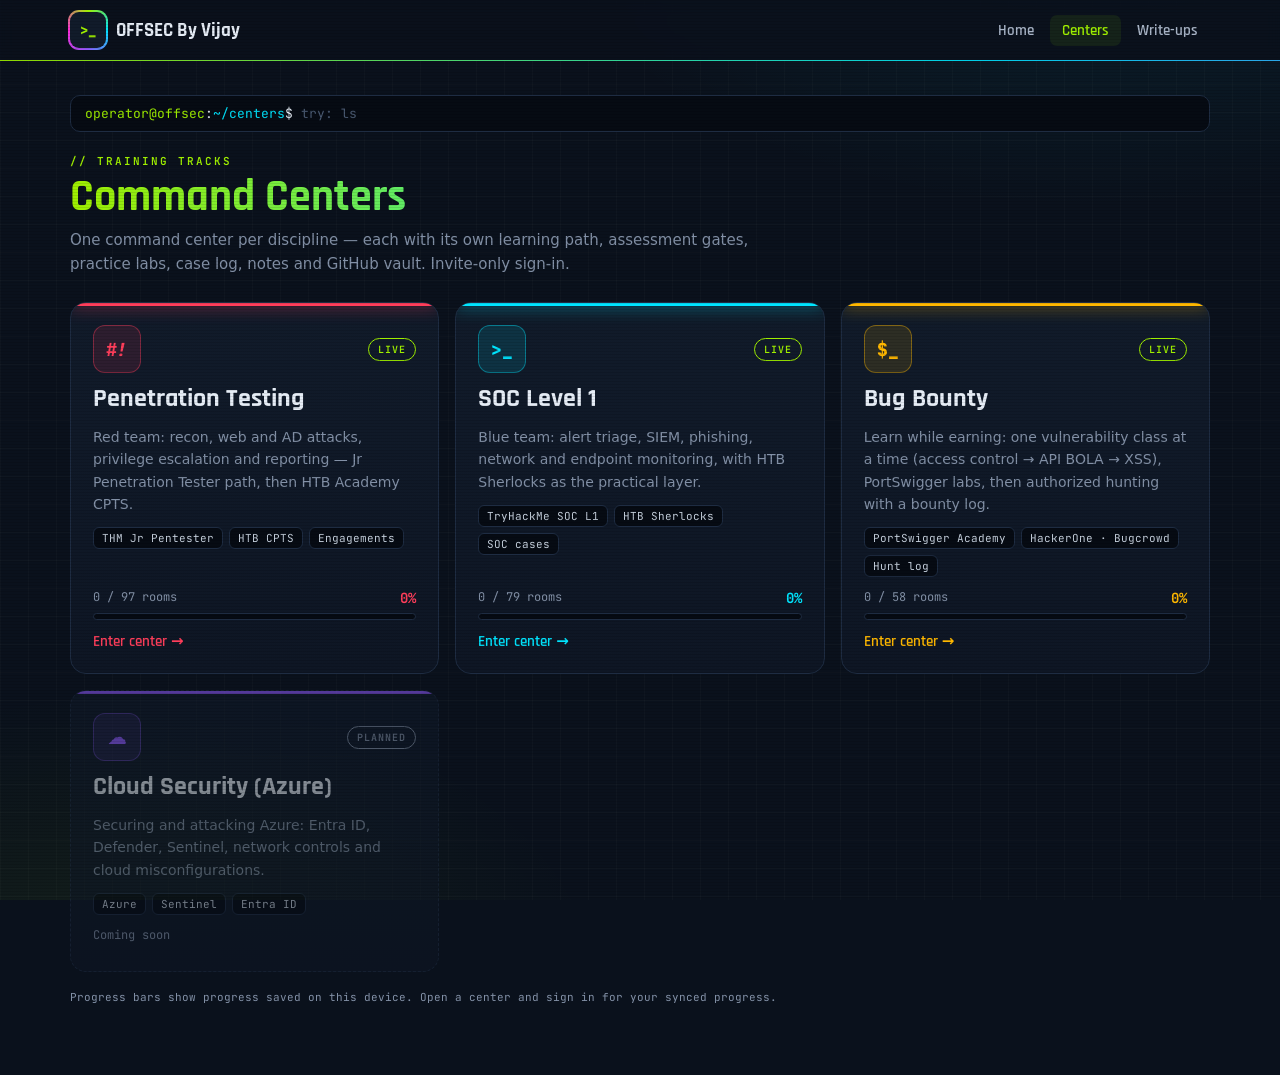
<file: centers/index.html>
<!doctype html>
<html lang="en" data-rgb="on"><head><meta charset="utf-8">
<meta name="viewport" content="width=device-width, initial-scale=1, viewport-fit=cover">
<title>Command Centers // OFFSEC By Vijay</title>
<link rel="preconnect" href="https://fonts.googleapis.com"><link rel="preconnect" href="https://fonts.gstatic.com" crossorigin>
<link href="https://fonts.googleapis.com/css2?family=Rajdhani:wght@500;600;700&family=JetBrains+Mono:wght@400;600;800&display=swap" rel="stylesheet">
<style>
@property --a{syntax:'<angle>';inherits:false;initial-value:0deg}
:root{--bg:#0a111c;--panel:#111b2a;--panel2:#16233a;--line:#1e2c42;--txt:#e6edf6;--muted:#8391a7;--green:#9fef00;--cyan:#00e5ff;--mag:#ff2bd6;--red:#ff3e5b;--amber:#ffb800;--violet:#8f5bff;
--rgb:linear-gradient(90deg,var(--green),var(--cyan),var(--violet),var(--mag),var(--green));
--mono:"JetBrains Mono",ui-monospace,Consolas,monospace;--disp:"Rajdhani","Segoe UI",system-ui,sans-serif;--sans:system-ui,-apple-system,"Segoe UI",Roboto,Arial,sans-serif;color-scheme:dark}
:root{box-sizing:border-box;padding-top:env(safe-area-inset-top,0px);padding-bottom:env(safe-area-inset-bottom,0px)}
*,*::before,*::after{box-sizing:border-box}
html{background:var(--bg)}
body{margin:0;min-height:100%;color:var(--txt);font:15px/1.6 var(--sans);background:
 radial-gradient(900px 500px at 85% -10%,#00e5ff14,transparent 60%),radial-gradient(800px 500px at 10% 110%,#9fef0012,transparent 60%),
 linear-gradient(#ffffff05 1px,transparent 1px) 0 0/28px 28px,linear-gradient(90deg,#ffffff05 1px,transparent 1px) 0 0/28px 28px,var(--bg);background-attachment:fixed}
html[data-rgb="on"] body::after{content:"";position:fixed;inset:0;pointer-events:none;z-index:50;background:repeating-linear-gradient(0deg,#0000 0 2px,#00000018 2px 3px)}
:focus-visible{outline:2px solid var(--green);outline-offset:2px}
.bar{position:sticky;top:env(safe-area-inset-top,0px);z-index:20;background:#0a111ce6;backdrop-filter:blur(8px);border-bottom:1px solid var(--line)}
html[data-rgb="on"] .bar::after{content:"";position:absolute;left:0;right:0;bottom:-1px;height:1px;background:var(--rgb);background-size:300% 100%;animation:flow 8s linear infinite}
.barin{max-width:1180px;margin:0 auto;padding:12px 20px;display:flex;align-items:center;gap:18px}
.brand{display:flex;gap:10px;align-items:center;text-decoration:none;color:var(--txt);margin-right:auto}
.logo{position:relative;width:36px;height:36px;display:grid;place-items:center;border-radius:9px;color:var(--green);font:800 14px var(--mono);isolation:isolate}
.logo::before{content:"";position:absolute;inset:-2px;border-radius:11px;background:conic-gradient(from var(--a),var(--green),var(--cyan),var(--violet),var(--mag),var(--green));z-index:-2;animation:spin 4s linear infinite}
.logo::after{content:"";position:absolute;inset:0;border-radius:9px;background:var(--panel);z-index:-1}
.brand b{font:700 19px var(--disp)}
.links{display:flex;gap:4px}
.links a{color:#a9b5c7;text-decoration:none;font:600 15px var(--disp);padding:6px 12px;border-radius:7px}
.links a:hover{color:#fff;background:var(--panel)}.links a.on{color:var(--green);background:#9fef0014}
.wrap{max-width:1180px;margin:0 auto;padding:34px 20px 60px}
.term{font:13px var(--mono);background:#060b13;border:1px solid var(--line);border-radius:10px;padding:9px 14px;margin-bottom:22px;overflow-x:auto;white-space:nowrap}
.term .p{color:var(--green)}.term .h{color:var(--cyan)}
.cursor{display:inline-block;width:8px;height:15px;background:var(--green);vertical-align:-2px;margin-left:4px;animation:blink 1s steps(1) infinite}
.ey{font:600 11px var(--mono);color:var(--green);letter-spacing:2px}.ey::before{content:"// "}
h1{font:700 44px/1.05 var(--disp);margin:6px 0 8px}
html[data-rgb="on"] h1{background:var(--rgb);background-size:300% 100%;-webkit-background-clip:text;background-clip:text;color:transparent;animation:flow 10s linear infinite}
.lead{color:var(--muted);margin:0 0 26px;max-width:680px}
.grid{display:grid;grid-template-columns:repeat(auto-fill,minmax(340px,1fr));gap:16px}
.center{position:relative;display:flex;flex-direction:column;gap:12px;padding:22px;border-radius:16px;text-decoration:none;color:var(--txt);background:linear-gradient(180deg,var(--panel),#0e1624);border:1px solid var(--line);overflow:hidden;transition:transform .15s,border-color .15s,box-shadow .15s}
.center::before{content:"";position:absolute;left:0;right:0;top:0;height:3px;background:var(--c);box-shadow:0 0 16px var(--c)}
a.center:hover{transform:translateY(-3px);border-color:var(--c);box-shadow:0 0 24px color-mix(in srgb,var(--c) 20%,transparent)}
.top{display:flex;justify-content:space-between;align-items:center;gap:10px}
.ic{width:48px;height:48px;border-radius:12px;display:grid;place-items:center;font:800 18px var(--mono);color:var(--c);background:color-mix(in srgb,var(--c) 12%,transparent);border:1px solid color-mix(in srgb,var(--c) 40%,transparent)}
.st{font:600 10px var(--mono);letter-spacing:1px;padding:4px 9px;border-radius:99px;border:1px solid currentColor}
.center h2{margin:0;font:700 26px/1.1 var(--disp)}
.center p{margin:0;color:var(--muted);font-size:14px}
.tags{display:flex;gap:6px;flex-wrap:wrap}
.tag{font:11px var(--mono);padding:3px 8px;border-radius:6px;border:1px solid var(--line);background:#060b13;color:#c6d0dd}
.prog{margin-top:auto}
.pl{display:flex;justify-content:space-between;font:12px var(--mono);color:var(--muted);margin-bottom:6px}
.pl b{color:var(--c);font-size:14px}
.bar2{height:7px;background:#060b13;border:1px solid var(--line);border-radius:99px;overflow:hidden}
.bar2 i{display:block;height:100%;background:var(--c);box-shadow:0 0 10px var(--c)}
.go{font:600 15px var(--disp);color:var(--c)}
.center.soon{opacity:.55;border-style:dashed}
.center.soon::before{box-shadow:none}
.note{font:11px var(--mono);color:var(--muted);margin-top:18px}
@keyframes spin{to{--a:360deg}}@keyframes flow{to{background-position:300% 0}}@keyframes blink{50%{opacity:0}}
@media (prefers-reduced-motion:reduce){*,*::before,*::after{animation:none!important;transition:none!important}}
@media(max-width:640px){.barin{flex-wrap:wrap;gap:8px;padding:10px 14px}.links{width:100%;overflow-x:auto}.wrap{padding:22px 14px 50px}h1{font-size:34px}.grid{grid-template-columns:1fr}}
</style></head>
<body>
<header class="bar"><div class="barin">
 <a class="brand" href="../"><span class="logo">&gt;_</span><b>OFFSEC By Vijay</b></a>
 <nav class="links"><a href="../">Home</a><a href="./" class="on">Centers</a><a href="../writeups/">Write-ups</a></nav>
</div></header>
<main class="wrap">
 <div class="term" id="siteTerm"></div>
 <div class="ey">TRAINING TRACKS</div>
 <h1>Command Centers</h1>
 <p class="lead">One command center per discipline — each with its own learning path, assessment gates, practice labs, case log, notes and GitHub vault. Invite-only sign-in.</p>
 <div class="grid" id="grid"></div>
 <p class="note">Progress bars show progress saved on this device. Open a center and sign in for your synced progress.</p>
</main>
<script src="../assets/term.js"></script>
<script>
/* ===== add a new center here ===== */
const CENTERS=[
 {href:'../pentest/',key:'OFFSEC_PENTEST_V1',total:97,icon:'#!',color:'var(--red)',title:'Penetration Testing',status:'LIVE',
  desc:'Red team: recon, web and AD attacks, privilege escalation and reporting — Jr Penetration Tester path, then HTB Academy CPTS.',
  tags:['THM Jr Pentester','HTB CPTS','Engagements']},
 {href:'../soc/',key:'SOC_L1_OFFLINE_V1',total:79,icon:'&gt;_',color:'var(--cyan)',title:'SOC Level 1',status:'LIVE',
  desc:'Blue team: alert triage, SIEM, phishing, network and endpoint monitoring, with HTB Sherlocks as the practical layer.',
  tags:['TryHackMe SOC L1','HTB Sherlocks','SOC cases']},
 {href:'../bugbounty/',key:'OFFSEC_BUGBOUNTY_V1',total:58,icon:'$_',color:'var(--amber)',title:'Bug Bounty',status:'LIVE',desc:'Learn while earning: one vulnerability class at a time (access control → API BOLA → XSS), PortSwigger labs, then authorized hunting with a bounty log.',tags:['PortSwigger Academy','HackerOne · Bugcrowd','Hunt log']},
 {icon:'☁',color:'var(--violet)',title:'Cloud Security (Azure)',status:'PLANNED',desc:'Securing and attacking Azure: Entra ID, Defender, Sentinel, network controls and cloud misconfigurations.',tags:['Azure','Sentinel','Entra ID']}
];
/* ================================= */
const esc=s=>String(s??'').replace(/[&<>"']/g,c=>({'&':'&amp;','<':'&lt;','>':'&gt;','"':'&quot;',"'":'&#39;'}[c]));
function localDone(key){let best=0;try{for(let i=0;i<localStorage.length;i++){const k=localStorage.key(i);if(k===key||k.startsWith(key+'_')){const s=JSON.parse(localStorage.getItem(k)||'{}');const d=Object.values(s.rooms||{}).filter(r=>r&&r.status==='Done').length;if(d>best)best=d}}}catch(e){}return best}
document.getElementById('grid').innerHTML=CENTERS.map(c=>{
 const live=!!c.href,d=live?localDone(c.key):0,p=live&&c.total?Math.min(100,Math.round(d/c.total*100)):0;
 const inner='<div class="top"><div class="ic">'+c.icon+'</div><span class="st" style="color:'+(live?'var(--green)':'var(--muted)')+'">'+esc(c.status)+'</span></div><h2>'+esc(c.title)+'</h2><p>'+esc(c.desc)+'</p><div class="tags">'+c.tags.map(t=>'<span class="tag">'+esc(t)+'</span>').join('')+'</div>'+
  (live?'<div class="prog"><div class="pl"><span>'+d+' / '+c.total+' rooms</span><b>'+p+'%</b></div><div class="bar2"><i style="width:'+p+'%"></i></div></div><span class="go">Enter center →</span>':'<div class="prog"><span class="pl">Coming soon</span></div>');
 return live?'<a class="center" style="--c:'+c.color+'" href="'+c.href+'">'+inner+'</a>':'<div class="center soon" style="--c:'+c.color+'">'+inner+'</div>'}).join('');
SiteShell.mount(document.getElementById('siteTerm'),{user:'operator',host:'offsec',cwd:'~/centers',
 suggest:['ls','cd pentest','cd soc','status','help'],
 help:[['ls','list command centers'],['status','progress on this device'],['cd pentest | cd soc','enter a center']],
 cmds:{
  ls:()=>CENTERS.map(c=>(c.href?'<span class="ok">drwxr-xr-x</span>  <span class="cy">'+esc(c.href.replace(/^\.\.\//,''))+'</span>':'<span class="dim">d---------  (planned)</span>')+'  '+esc(c.title)).join('\n'),
  status:()=>CENTERS.filter(c=>c.href).map(c=>{const d=localDone(c.key),p=Math.round(d/c.total*100);return esc(c.title.padEnd(22,' '))+'<span class="ok">'+'█'.repeat(Math.round(p/5))+'</span><span class="dim">'+'░'.repeat(20-Math.round(p/5))+'</span> '+p+'%'}).join('\n')
 }});
try{if(localStorage.getItem('SOC_L1_RGB')==='off')document.documentElement.dataset.rgb='off'}catch(e){}
</script></body></html>
</file>
